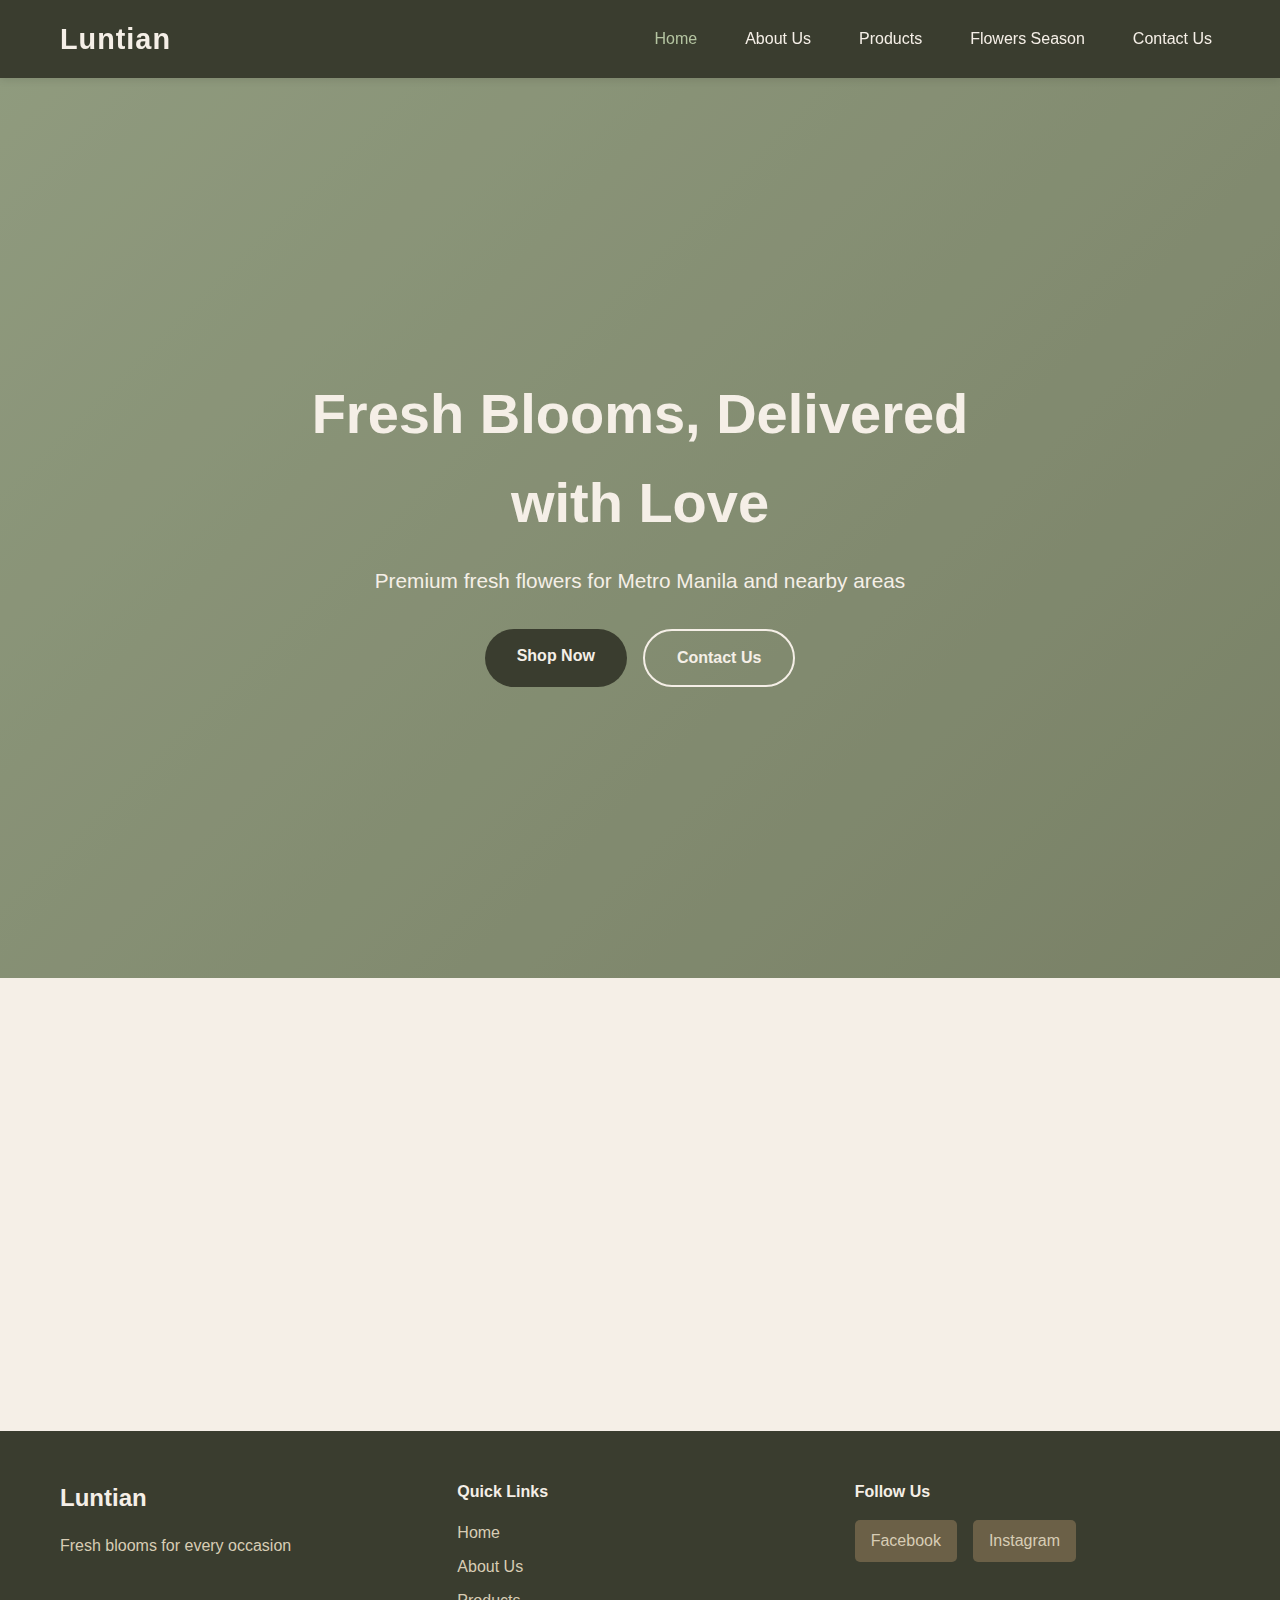
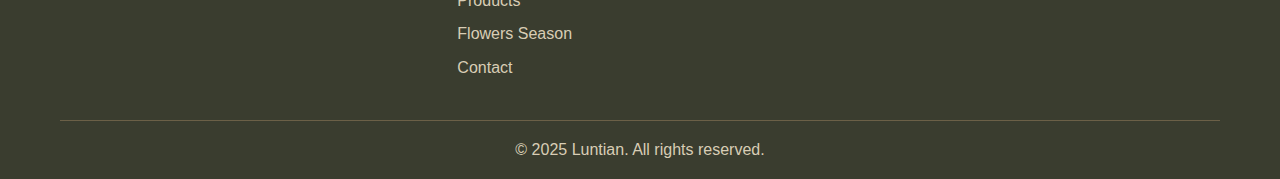
<file: index.html>
<!DOCTYPE html>
<html lang="en">
<head>
    <meta charset="UTF-8">
    <meta name="viewport" content="width=device-width, initial-scale=1.0">
    <title>Luntian - Fresh Blooms, Delivered with Love</title>
    <link rel="stylesheet" href="style.css">
</head>
<body>
    <!-- Navigation -->
    <nav class="navbar">
        <div class="container">
            <a href="index.html" style="text-decoration: none;"><div class="logo">Luntian</div></a>
            <button class="menu-toggle" id="menuToggle">
                <span></span>
                <span></span>
                <span></span>
            </button>
            <ul class="nav-links" id="navLinks">
                <li><a href="index.html" class="active">Home</a></li>
                <li><a href="about.html">About Us</a></li>
                <li><a href="products.html">Products</a></li>
                <li><a href="season.html">Flowers Season</a></li>
                <li><a href="contact.html">Contact Us</a></li>
            </ul>
        </div>
    </nav>

    <!-- Hero Section -->
    <section id="home" class="hero">
        <div class="hero-overlay"></div>
        <div class="hero-content">
            <h1 class="hero-title">Fresh Blooms, Delivered with Love</h1>
            <p class="hero-subtitle">Premium fresh flowers for Metro Manila and nearby areas</p>
            <div class="hero-buttons">
                <a href="products.html" class="btn btn-primary">Shop Now</a>
                <a href="contact.html" class="btn btn-secondary">Contact Us</a>
            </div>
        </div>
    </section>

    <!-- Features Section -->
    <section class="features">
        <div class="container">
            <div class="feature-grid">
                <div class="feature-card">
                    <div class="feature-icon">🌸</div>
                    <h3>Fresh Daily</h3>
                    <p>Sourced daily from trusted local suppliers</p>
                </div>
                <div class="feature-card">
                    <div class="feature-icon">🚚</div>
                    <h3>Same-Day Delivery</h3>
                    <p>Quick delivery across Metro Manila</p>
                </div>
                <div class="feature-card">
                    <div class="feature-icon">📍</div>
                    <h3>Pickup Available</h3>
                    <p>Convenient pickup location</p>
                </div>
                <div class="feature-card">
                    <div class="feature-icon">💰</div>
                    <h3>Affordable Prices</h3>
                    <p>Quality flowers at great value</p>
                </div>
            </div>
        </div>
    </section>

    <!-- Footer -->
    <footer class="footer">
        <div class="container">
            <div class="footer-content">
                <div class="footer-section">
                    <h3>Luntian</h3>
                    <p>Fresh blooms for every occasion</p>
                </div>
                <div class="footer-section">
                    <h4>Quick Links</h4>
                    <ul>
                        <li><a href="index.html">Home</a></li>
                        <li><a href="about.html">About Us</a></li>
                        <li><a href="products.html">Products</a></li>
                        <li><a href="season.html">Flowers Season</a></li>
                        <li><a href="contact.html">Contact</a></li>
                    </ul>
                </div>
                <div class="footer-section">
                    <h4>Follow Us</h4>
                    <div class="social-links">
                        <a href="#" class="social-link">Facebook</a>
                        <a href="#" class="social-link">Instagram</a>
                    </div>
                </div>
            </div>
            <div class="footer-bottom">
                <p>&copy; 2025 Luntian. All rights reserved.</p>
            </div>
        </div>
    </footer>

    <script src="script.js"></script>
</body>
</html>
</file>
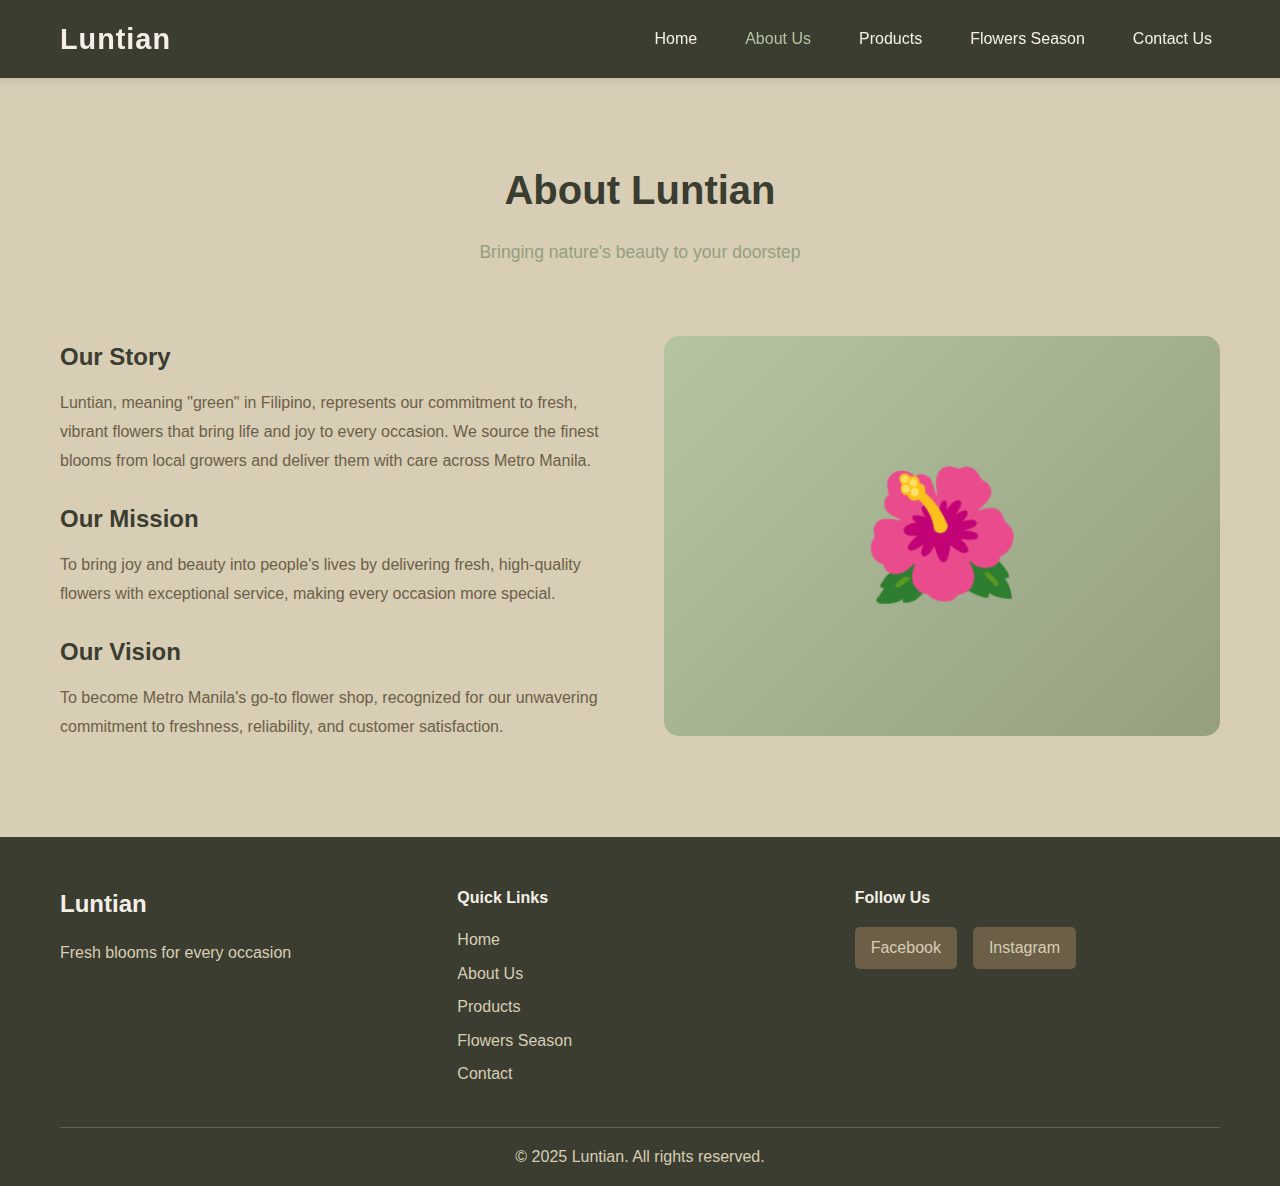
<file: about.html>
<!DOCTYPE html>
<html lang="en">
<head>
    <meta charset="UTF-8">
    <meta name="viewport" content="width=device-width, initial-scale=1.0">
    <title>About Us - Luntian</title>
    <link rel="stylesheet" href="style.css">
</head>
<body>
    <!-- Navigation -->
    <nav class="navbar">
        <div class="container">
            <a href="index.html" style="text-decoration: none;"><div class="logo">Luntian</div></a>
            <button class="menu-toggle" id="menuToggle">
                <span></span>
                <span></span>
                <span></span>
            </button>
            <ul class="nav-links" id="navLinks">
                <li><a href="index.html">Home</a></li>
                <li><a href="about.html" class="active">About Us</a></li>
                <li><a href="products.html">Products</a></li>
                <li><a href="season.html">Flowers Season</a></li>
                <li><a href="contact.html">Contact Us</a></li>
            </ul>
        </div>
    </nav>

    <!-- About Section -->
    <section id="about" class="about">
        <div class="container">
            <div class="section-header">
                <h2>About Luntian</h2>
                <p>Bringing nature's beauty to your doorstep</p>
            </div>
            <div class="about-content">
                <div class="about-text">
                    <h3>Our Story</h3>
                    <p>Luntian, meaning "green" in Filipino, represents our commitment to fresh, vibrant flowers that bring life and joy to every occasion. We source the finest blooms from local growers and deliver them with care across Metro Manila.</p>
                    
                    <h3>Our Mission</h3>
                    <p>To bring joy and beauty into people's lives by delivering fresh, high-quality flowers with exceptional service, making every occasion more special.</p>
                    
                    <h3>Our Vision</h3>
                    <p>To become Metro Manila's go-to flower shop, recognized for our unwavering commitment to freshness, reliability, and customer satisfaction.</p>
                </div>
                <div class="about-image">
                    <div class="about-placeholder">🌺</div>
                </div>
            </div>
        </div>
    </section>

    <!-- Footer -->
    <footer class="footer">
        <div class="container">
            <div class="footer-content">
                <div class="footer-section">
                    <h3>Luntian</h3>
                    <p>Fresh blooms for every occasion</p>
                </div>
                <div class="footer-section">
                    <h4>Quick Links</h4>
                    <ul>
                        <li><a href="index.html">Home</a></li>
                        <li><a href="about.html">About Us</a></li>
                        <li><a href="products.html">Products</a></li>
                        <li><a href="season.html">Flowers Season</a></li>
                        <li><a href="contact.html">Contact</a></li>
                    </ul>
                </div>
                <div class="footer-section">
                    <h4>Follow Us</h4>
                    <div class="social-links">
                        <a href="#" class="social-link">Facebook</a>
                        <a href="#" class="social-link">Instagram</a>
                    </div>
                </div>
            </div>
            <div class="footer-bottom">
                <p>&copy; 2025 Luntian. All rights reserved.</p>
            </div>
        </div>
    </footer>

    <script src="script.js"></script>
</body>
</html>
</file>
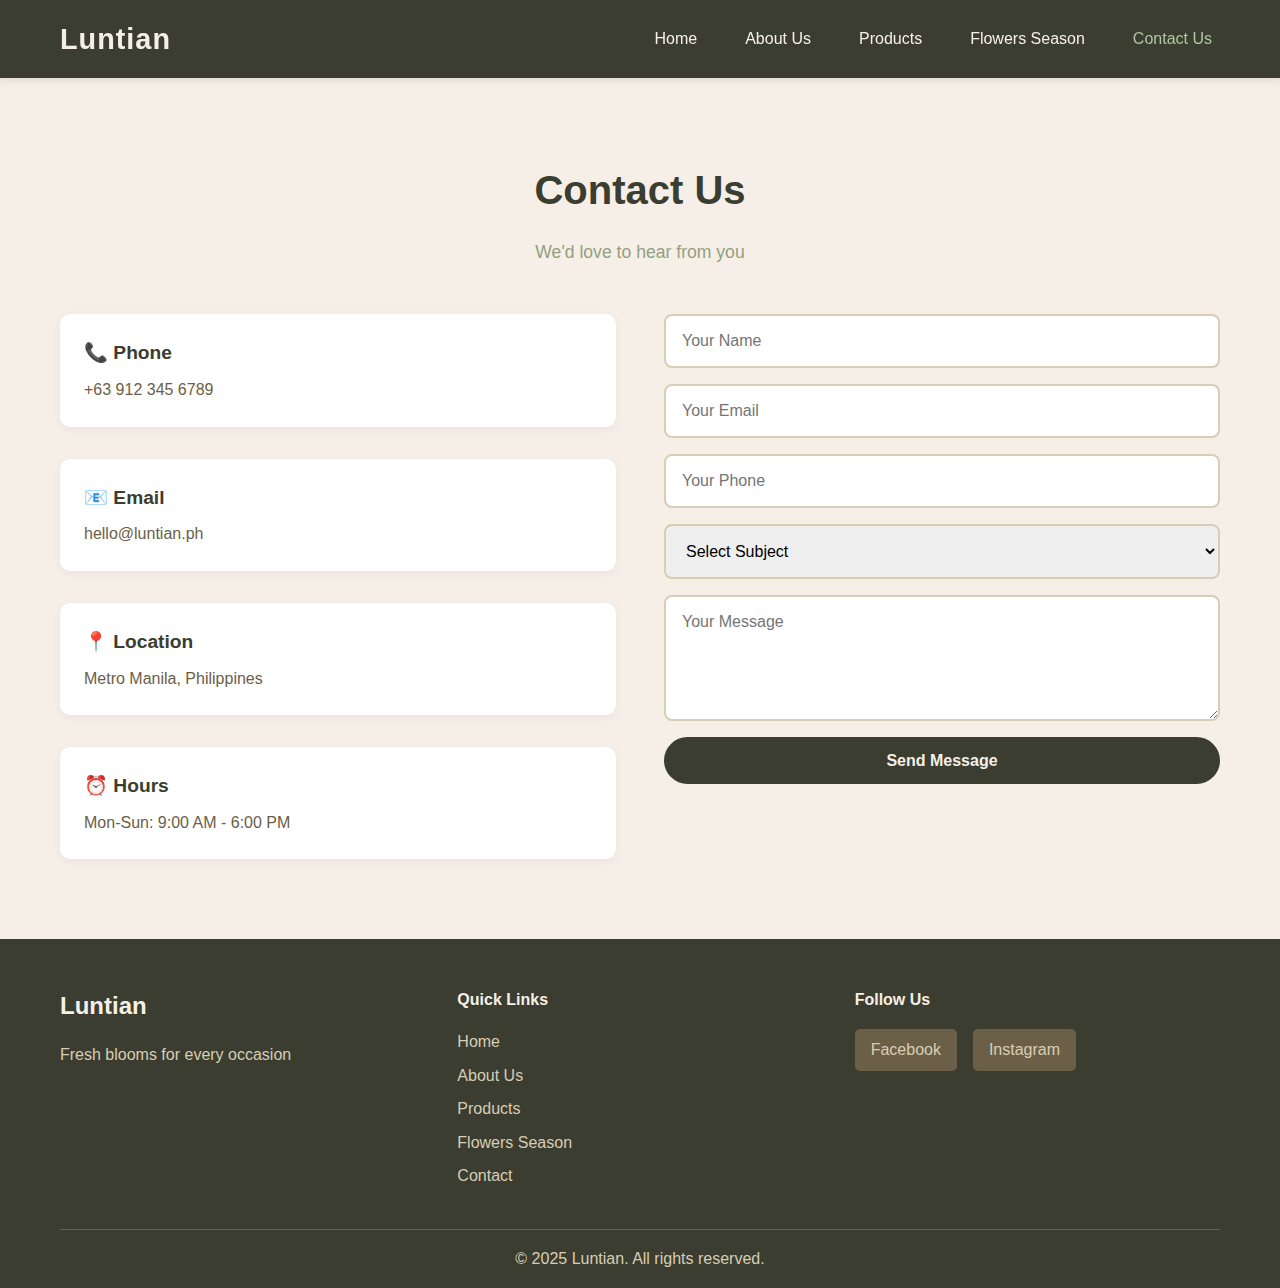
<file: contact.html>
<!DOCTYPE html>
<html lang="en">
<head>
    <meta charset="UTF-8">
    <meta name="viewport" content="width=device-width, initial-scale=1.0">
    <title>Contact Us - Luntian</title>
    <link rel="stylesheet" href="style.css">
</head>
<body>
    <!-- Navigation -->
    <nav class="navbar">
        <div class="container">
            <a href="index.html" style="text-decoration: none;"><div class="logo">Luntian</div></a>
            <button class="menu-toggle" id="menuToggle">
                <span></span>
                <span></span>
                <span></span>
            </button>
            <ul class="nav-links" id="navLinks">
                <li><a href="index.html">Home</a></li>
                <li><a href="about.html">About Us</a></li>
                <li><a href="products.html">Products</a></li>
                <li><a href="season.html">Flowers Season</a></li>
                <li><a href="contact.html" class="active">Contact Us</a></li>
            </ul>
        </div>
    </nav>

    <!-- Contact Section -->
    <section id="contact" class="contact">
        <div class="container">
            <div class="section-header">
                <h2>Contact Us</h2>
                <p>We'd love to hear from you</p>
            </div>
            
            <div class="contact-content">
                <div class="contact-info">
                    <div class="info-item">
                        <h3>📞 Phone</h3>
                        <p>+63 912 345 6789</p>
                    </div>
                    <div class="info-item">
                        <h3>📧 Email</h3>
                        <p>hello@luntian.ph</p>
                    </div>
                    <div class="info-item">
                        <h3>📍 Location</h3>
                        <p>Metro Manila, Philippines</p>
                    </div>
                    <div class="info-item">
                        <h3>⏰ Hours</h3>
                        <p>Mon-Sun: 9:00 AM - 6:00 PM</p>
                    </div>
                </div>
                
                <form class="contact-form" id="contactForm">
                    <input type="text" placeholder="Your Name" required>
                    <input type="email" placeholder="Your Email" required>
                    <input type="tel" placeholder="Your Phone">
                    <select required>
                        <option value="">Select Subject</option>
                        <option value="general">General Inquiry</option>
                        <option value="order">Product Question</option>
                        <option value="custom">Custom Order</option>
                        <option value="feedback">Feedback</option>
                    </select>
                    <textarea rows="5" placeholder="Your Message" required></textarea>
                    <button type="submit" class="btn btn-primary">Send Message</button>
                </form>
            </div>
        </div>
    </section>

    <!-- Footer -->
    <footer class="footer">
        <div class="container">
            <div class="footer-content">
                <div class="footer-section">
                    <h3>Luntian</h3>
                    <p>Fresh blooms for every occasion</p>
                </div>
                <div class="footer-section">
                    <h4>Quick Links</h4>
                    <ul>
                        <li><a href="index.html">Home</a></li>
                        <li><a href="about.html">About Us</a></li>
                        <li><a href="products.html">Products</a></li>
                        <li><a href="season.html">Flowers Season</a></li>
                        <li><a href="contact.html">Contact</a></li>
                    </ul>
                </div>
                <div class="footer-section">
                    <h4>Follow Us</h4>
                    <div class="social-links">
                        <a href="#" class="social-link">Facebook</a>
                        <a href="#" class="social-link">Instagram</a>
                    </div>
                </div>
            </div>
            <div class="footer-bottom">
                <p>&copy; 2025 Luntian. All rights reserved.</p>
            </div>
        </div>
    </footer>

    <script src="script.js"></script>
</body>
</html>
</file>
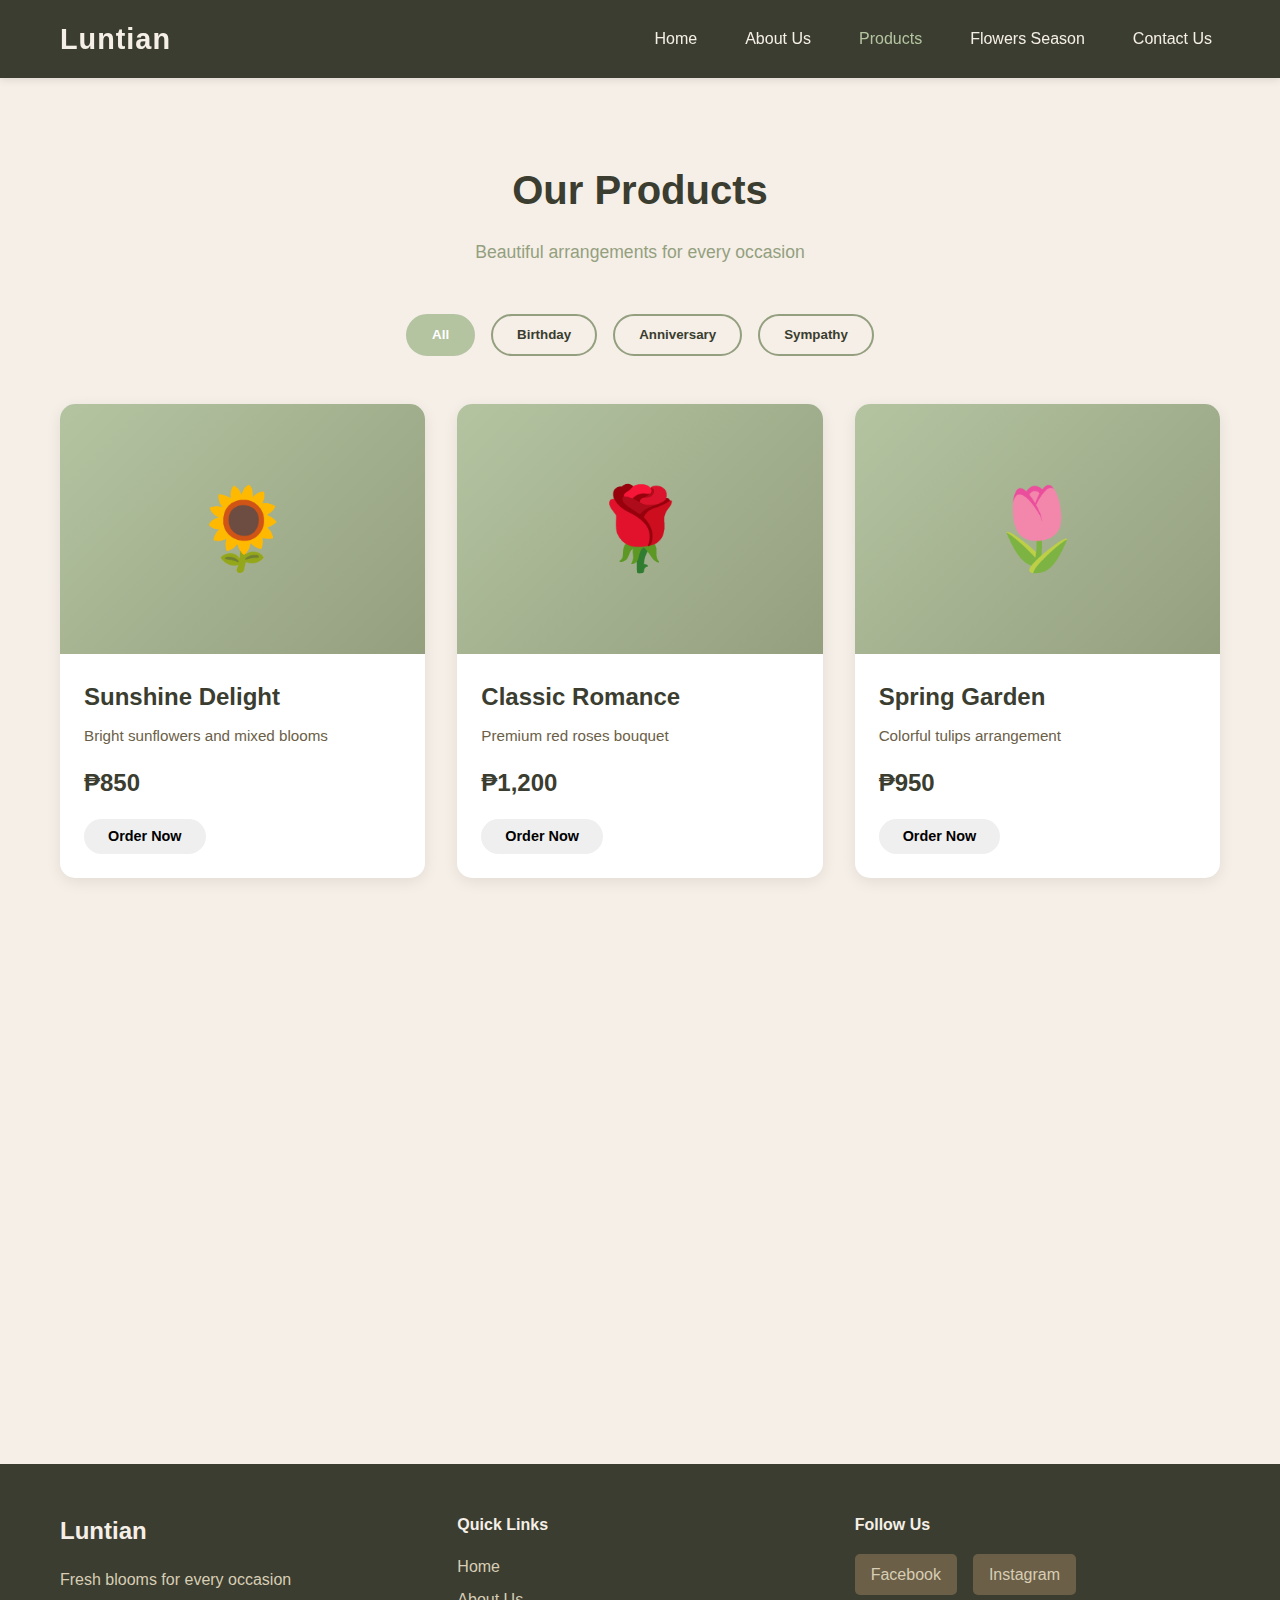
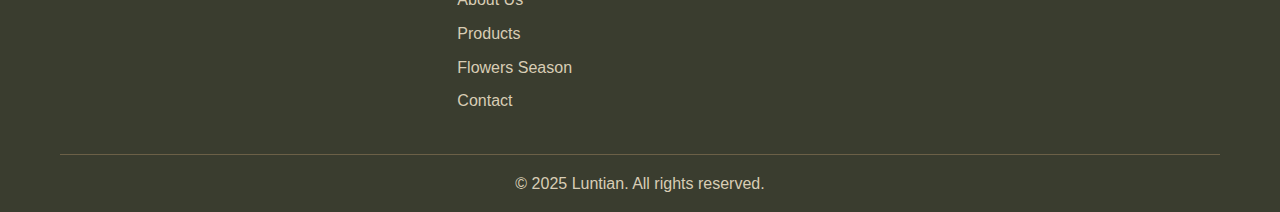
<file: products.html>
<!DOCTYPE html>
<html lang="en">
<head>
    <meta charset="UTF-8">
    <meta name="viewport" content="width=device-width, initial-scale=1.0">
    <title>Products - Luntian</title>
    <link rel="stylesheet" href="style.css">
</head>
<body>
    <!-- Navigation -->
    <nav class="navbar">
        <div class="container">
            <a href="index.html" style="text-decoration: none;"><div class="logo">Luntian</div></a>
            <button class="menu-toggle" id="menuToggle">
                <span></span>
                <span></span>
                <span></span>
            </button>
            <ul class="nav-links" id="navLinks">
                <li><a href="index.html">Home</a></li>
                <li><a href="about.html">About Us</a></li>
                <li><a href="products.html" class="active">Products</a></li>
                <li><a href="season.html">Flowers Season</a></li>
                <li><a href="contact.html">Contact Us</a></li>
            </ul>
        </div>
    </nav>

    <!-- Products Section -->
    <section id="products" class="products">
        <div class="container">
            <div class="section-header">
                <h2>Our Products</h2>
                <p>Beautiful arrangements for every occasion</p>
            </div>
            
            <div class="product-filters">
                <button class="filter-btn active" data-filter="all">All</button>
                <button class="filter-btn" data-filter="birthday">Birthday</button>
                <button class="filter-btn" data-filter="anniversary">Anniversary</button>
                <button class="filter-btn" data-filter="sympathy">Sympathy</button>
            </div>

            <div class="product-grid">
                <div class="product-card" data-category="birthday">
                    <div class="product-image">🌻</div>
                    <div class="product-info">
                        <h3>Sunshine Delight</h3>
                        <p>Bright sunflowers and mixed blooms</p>
                        <div class="product-price">₱850</div>
                        <button class="btn btn-small">Order Now</button>
                    </div>
                </div>

                <div class="product-card" data-category="anniversary">
                    <div class="product-image">🌹</div>
                    <div class="product-info">
                        <h3>Classic Romance</h3>
                        <p>Premium red roses bouquet</p>
                        <div class="product-price">₱1,200</div>
                        <button class="btn btn-small">Order Now</button>
                    </div>
                </div>

                <div class="product-card" data-category="birthday">
                    <div class="product-image">🌷</div>
                    <div class="product-info">
                        <h3>Spring Garden</h3>
                        <p>Colorful tulips arrangement</p>
                        <div class="product-price">₱950</div>
                        <button class="btn btn-small">Order Now</button>
                    </div>
                </div>

                <div class="product-card" data-category="sympathy">
                    <div class="product-image">🤍</div>
                    <div class="product-info">
                        <h3>Peaceful Tribute</h3>
                        <p>White lilies and roses</p>
                        <div class="product-price">₱1,100</div>
                        <button class="btn btn-small">Order Now</button>
                    </div>
                </div>

                <div class="product-card" data-category="anniversary">
                    <div class="product-image">💐</div>
                    <div class="product-info">
                        <h3>Love Blooms</h3>
                        <p>Mixed romantic arrangement</p>
                        <div class="product-price">₱1,050</div>
                        <button class="btn btn-small">Order Now</button>
                    </div>
                </div>

                <div class="product-card" data-category="birthday">
                    <div class="product-image">🌺</div>
                    <div class="product-info">
                        <h3>Tropical Paradise</h3>
                        <p>Vibrant tropical flowers</p>
                        <div class="product-price">₱900</div>
                        <button class="btn btn-small">Order Now</button>
                    </div>
                </div>
            </div>
        </div>
    </section>

    <!-- Footer -->
    <footer class="footer">
        <div class="container">
            <div class="footer-content">
                <div class="footer-section">
                    <h3>Luntian</h3>
                    <p>Fresh blooms for every occasion</p>
                </div>
                <div class="footer-section">
                    <h4>Quick Links</h4>
                    <ul>
                        <li><a href="index.html">Home</a></li>
                        <li><a href="about.html">About Us</a></li>
                        <li><a href="products.html">Products</a></li>
                        <li><a href="season.html">Flowers Season</a></li>
                        <li><a href="contact.html">Contact</a></li>
                    </ul>
                </div>
                <div class="footer-section">
                    <h4>Follow Us</h4>
                    <div class="social-links">
                        <a href="#" class="social-link">Facebook</a>
                        <a href="#" class="social-link">Instagram</a>
                    </div>
                </div>
            </div>
            <div class="footer-bottom">
                <p>&copy; 2025 Luntian. All rights reserved.</p>
            </div>
        </div>
    </footer>

    <script src="script.js"></script>
</body>
</html>
</file>
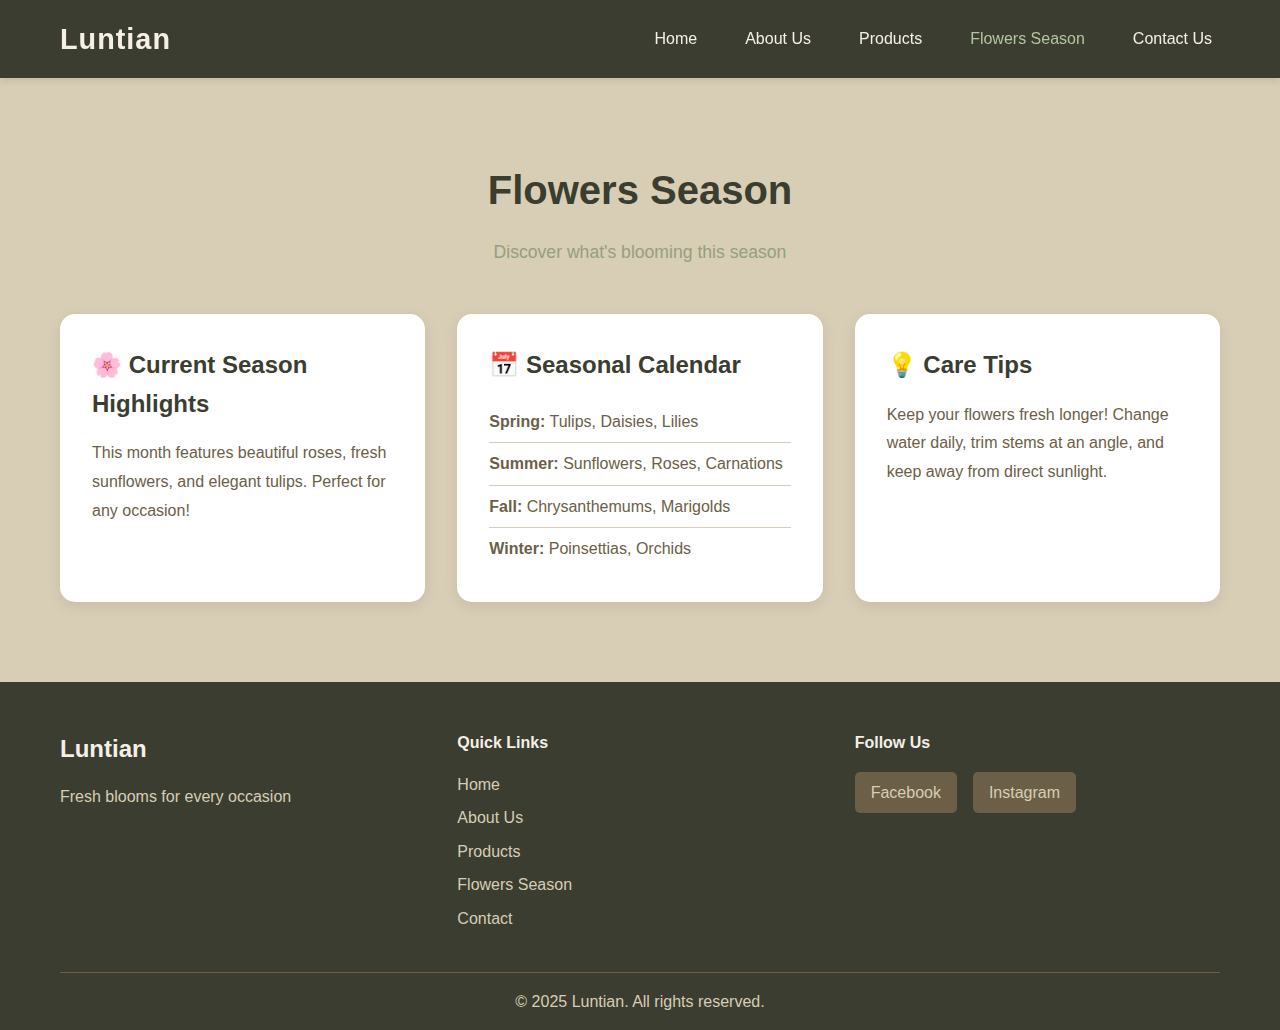
<file: season.html>
<!DOCTYPE html>
<html lang="en">
<head>
    <meta charset="UTF-8">
    <meta name="viewport" content="width=device-width, initial-scale=1.0">
    <title>Flowers Season - Luntian</title>
    <link rel="stylesheet" href="style.css">
</head>
<body>
    <!-- Navigation -->
    <nav class="navbar">
        <div class="container">
            <a href="index.html" style="text-decoration: none;"><div class="logo">Luntian</div></a>
            <button class="menu-toggle" id="menuToggle">
                <span></span>
                <span></span>
                <span></span>
            </button>
            <ul class="nav-links" id="navLinks">
                <li><a href="index.html">Home</a></li>
                <li><a href="about.html">About Us</a></li>
                <li><a href="products.html">Products</a></li>
                <li><a href="season.html" class="active">Flowers Season</a></li>
                <li><a href="contact.html">Contact Us</a></li>
            </ul>
        </div>
    </nav>

    <!-- Flowers Season Section -->
    <section id="season" class="season">
        <div class="container">
            <div class="section-header">
                <h2>Flowers Season</h2>
                <p>Discover what's blooming this season</p>
            </div>
            
            <div class="season-content">
                <div class="season-card">
                    <h3>🌸 Current Season Highlights</h3>
                    <p>This month features beautiful roses, fresh sunflowers, and elegant tulips. Perfect for any occasion!</p>
                </div>
                
                <div class="season-card">
                    <h3>📅 Seasonal Calendar</h3>
                    <ul class="season-list">
                        <li><strong>Spring:</strong> Tulips, Daisies, Lilies</li>
                        <li><strong>Summer:</strong> Sunflowers, Roses, Carnations</li>
                        <li><strong>Fall:</strong> Chrysanthemums, Marigolds</li>
                        <li><strong>Winter:</strong> Poinsettias, Orchids</li>
                    </ul>
                </div>
                
                <div class="season-card">
                    <h3>💡 Care Tips</h3>
                    <p>Keep your flowers fresh longer! Change water daily, trim stems at an angle, and keep away from direct sunlight.</p>
                </div>
            </div>
        </div>
    </section>

    <!-- Footer -->
    <footer class="footer">
        <div class="container">
            <div class="footer-content">
                <div class="footer-section">
                    <h3>Luntian</h3>
                    <p>Fresh blooms for every occasion</p>
                </div>
                <div class="footer-section">
                    <h4>Quick Links</h4>
                    <ul>
                        <li><a href="index.html">Home</a></li>
                        <li><a href="about.html">About Us</a></li>
                        <li><a href="products.html">Products</a></li>
                        <li><a href="season.html">Flowers Season</a></li>
                        <li><a href="contact.html">Contact</a></li>
                    </ul>
                </div>
                <div class="footer-section">
                    <h4>Follow Us</h4>
                    <div class="social-links">
                        <a href="#" class="social-link">Facebook</a>
                        <a href="#" class="social-link">Instagram</a>
                    </div>
                </div>
            </div>
            <div class="footer-bottom">
                <p>&copy; 2025 Luntian. All rights reserved.</p>
            </div>
        </div>
    </footer>

    <script src="script.js"></script>
</body>
</html>
</file>
<file: style.css>
/* Olive Garden Color Palette */
:root {
    --parchment: #F5EFE7;
    --sand: #D8CDB5;
    --olive: #B4C4A1;
    --sage: #949F7F;
    --bark: #6B6047;
    --olivewood: #3A3D2F;
}

/* Reset & Base Styles */
* {
    margin: 0;
    padding: 0;
    box-sizing: border-box;
}

body {
    font-family: 'Segoe UI', Tahoma, Geneva, Verdana, sans-serif;
    line-height: 1.6;
    color: var(--bark);
    background-color: var(--parchment);
}

.container {
    max-width: 1200px;
    margin: 0 auto;
    padding: 0 20px;
}

/* Typography */
h1, h2, h3, h4 {
    color: var(--olivewood);
    margin-bottom: 1rem;
}

h1 {
    font-size: 3rem;
    font-weight: 700;
}

h2 {
    font-size: 2.5rem;
}

h3 {
    font-size: 1.5rem;
}

/* Navigation */
.navbar {
    background-color: var(--olivewood);
    padding: 1rem 0;
    position: sticky;
    top: 0;
    z-index: 1000;
    box-shadow: 0 2px 8px rgba(0,0,0,0.1);
}

.navbar .container {
    display: flex;
    justify-content: space-between;
    align-items: center;
}

.logo {
    font-size: 1.8rem;
    font-weight: bold;
    color: var(--parchment);
    letter-spacing: 1px;
    cursor: pointer;
}

.nav-links {
    display: flex;
    list-style: none;
    gap: 2rem;
}

.nav-links a {
    color: var(--parchment);
    text-decoration: none;
    font-weight: 500;
    transition: color 0.3s;
    padding: 0.5rem;
}

.nav-links a:hover,
.nav-links a.active {
    color: var(--olive);
}

.menu-toggle {
    display: none;
    flex-direction: column;
    gap: 5px;
    background: none;
    border: none;
    cursor: pointer;
}

.menu-toggle span {
    width: 25px;
    height: 3px;
    background-color: var(--parchment);
    transition: 0.3s;
}

/* Hero Section */
.hero {
    height: 100vh;
    background: linear-gradient(135deg, var(--olive) 0%, var(--sage) 100%);
    display: flex;
    align-items: center;
    justify-content: center;
    text-align: center;
    position: relative;
    overflow: hidden;
}

.hero-overlay {
    position: absolute;
    top: 0;
    left: 0;
    width: 100%;
    height: 100%;
    background: rgba(58, 61, 47, 0.3);
}

.hero-content {
    position: relative;
    z-index: 1;
    color: var(--parchment);
    max-width: 800px;
    padding: 2rem;
}

.hero-title {
    font-size: 3.5rem;
    color: var(--parchment);
    margin-bottom: 1rem;
    animation: fadeInUp 1s ease;
}

.hero-subtitle {
    font-size: 1.3rem;
    margin-bottom: 2rem;
    color: var(--parchment);
    animation: fadeInUp 1s ease 0.2s backwards;
}

.hero-buttons {
    display: flex;
    gap: 1rem;
    justify-content: center;
    animation: fadeInUp 1s ease 0.4s backwards;
}

/* Buttons */
.btn {
    padding: 0.9rem 2rem;
    border: none;
    border-radius: 30px;
    font-size: 1rem;
    font-weight: 600;
    cursor: pointer;
    text-decoration: none;
    transition: all 0.3s;
    display: inline-block;
}

.btn-primary {
    background-color: var(--olivewood);
    color: var(--parchment);
}

.btn-primary:hover {
    background-color: var(--bark);
    transform: translateY(-2px);
    box-shadow: 0 5px 15px rgba(0,0,0,0.2);
}

.btn-secondary {
    background-color: transparent;
    color: var(--parchment);
    border: 2px solid var(--parchment);
}

.btn-secondary:hover {
    background-color: var(--parchment);
    color: var(--olivewood);
}

.btn-small {
    padding: 0.6rem 1.5rem;
    font-size: 0.9rem;
}

/* Features Section */
.features {
    padding: 5rem 0;
    background-color: var(--parchment);
}

.feature-grid {
    display: grid;
    grid-template-columns: repeat(auto-fit, minmax(250px, 1fr));
    gap: 2rem;
}

.feature-card {
    background-color: white;
    padding: 2rem;
    border-radius: 15px;
    text-align: center;
    box-shadow: 0 4px 15px rgba(0,0,0,0.08);
    transition: transform 0.3s, box-shadow 0.3s;
}

.feature-card:hover {
    transform: translateY(-5px);
    box-shadow: 0 8px 25px rgba(0,0,0,0.12);
}

.feature-icon {
    font-size: 3rem;
    margin-bottom: 1rem;
}

.feature-card h3 {
    color: var(--olivewood);
    margin-bottom: 0.5rem;
}

.feature-card p {
    color: var(--bark);
}

/* Section Header */
.section-header {
    text-align: center;
    margin-bottom: 3rem;
}

.section-header h2 {
    color: var(--olivewood);
}

.section-header p {
    color: var(--sage);
    font-size: 1.1rem;
}

/* About Section */
.about {
    padding: 5rem 0;
    background-color: var(--sand);
}

.about-content {
    display: grid;
    grid-template-columns: 1fr 1fr;
    gap: 3rem;
    align-items: center;
}

.about-text h3 {
    color: var(--olivewood);
    margin-top: 1.5rem;
    margin-bottom: 0.8rem;
}

.about-text p {
    color: var(--bark);
    margin-bottom: 1rem;
    line-height: 1.8;
}

.about-image {
    display: flex;
    align-items: center;
    justify-content: center;
}

.about-placeholder {
    width: 100%;
    height: 400px;
    background: linear-gradient(135deg, var(--olive) 0%, var(--sage) 100%);
    border-radius: 15px;
    display: flex;
    align-items: center;
    justify-content: center;
    font-size: 8rem;
}

/* Products Section */
.products {
    padding: 5rem 0;
    background-color: var(--parchment);
}

.product-filters {
    display: flex;
    justify-content: center;
    gap: 1rem;
    margin-bottom: 3rem;
    flex-wrap: wrap;
}

.filter-btn {
    padding: 0.7rem 1.5rem;
    border: 2px solid var(--sage);
    background-color: transparent;
    color: var(--olivewood);
    border-radius: 25px;
    cursor: pointer;
    font-weight: 600;
    transition: all 0.3s;
}

.filter-btn:hover,
.filter-btn.active {
    background-color: var(--olive);
    color: white;
    border-color: var(--olive);
}

.product-grid {
    display: grid;
    grid-template-columns: repeat(auto-fill, minmax(280px, 1fr));
    gap: 2rem;
}

.product-card {
    background-color: white;
    border-radius: 15px;
    overflow: hidden;
    box-shadow: 0 4px 15px rgba(0,0,0,0.08);
    transition: transform 0.3s, box-shadow 0.3s;
}

.product-card:hover {
    transform: translateY(-5px);
    box-shadow: 0 8px 25px rgba(0,0,0,0.15);
}

.product-image {
    height: 250px;
    background: linear-gradient(135deg, var(--olive) 0%, var(--sage) 100%);
    display: flex;
    align-items: center;
    justify-content: center;
    font-size: 5rem;
}

.product-info {
    padding: 1.5rem;
}

.product-info h3 {
    color: var(--olivewood);
    margin-bottom: 0.5rem;
}

.product-info p {
    color: var(--bark);
    margin-bottom: 1rem;
    font-size: 0.95rem;
}

.product-price {
    font-size: 1.5rem;
    font-weight: bold;
    color: var(--olivewood);
    margin-bottom: 1rem;
}

/* Season Section */
.season {
    padding: 5rem 0;
    background-color: var(--sand);
}

.season-content {
    display: grid;
    grid-template-columns: repeat(auto-fit, minmax(300px, 1fr));
    gap: 2rem;
}

.season-card {
    background-color: white;
    padding: 2rem;
    border-radius: 15px;
    box-shadow: 0 4px 15px rgba(0,0,0,0.08);
}

.season-card h3 {
    color: var(--olivewood);
    margin-bottom: 1rem;
}

.season-card p {
    color: var(--bark);
    line-height: 1.8;
}

.season-list {
    list-style: none;
    padding: 0;
}

.season-list li {
    padding: 0.5rem 0;
    border-bottom: 1px solid var(--sand);
    color: var(--bark);
}

.season-list li:last-child {
    border-bottom: none;
}

/* Contact Section */
.contact {
    padding: 5rem 0;
    background-color: var(--parchment);
}

.contact-content {
    display: grid;
    grid-template-columns: 1fr 1fr;
    gap: 3rem;
}

.contact-info {
    display: flex;
    flex-direction: column;
    gap: 2rem;
}

.info-item {
    background-color: white;
    padding: 1.5rem;
    border-radius: 10px;
    box-shadow: 0 2px 10px rgba(0,0,0,0.05);
}

.info-item h3 {
    color: var(--olivewood);
    margin-bottom: 0.5rem;
    font-size: 1.2rem;
}

.info-item p {
    color: var(--bark);
}

.contact-form {
    display: flex;
    flex-direction: column;
    gap: 1rem;
}

.contact-form input,
.contact-form select,
.contact-form textarea {
    padding: 1rem;
    border: 2px solid var(--sand);
    border-radius: 8px;
    font-size: 1rem;
    font-family: inherit;
    transition: border-color 0.3s;
}

.contact-form input:focus,
.contact-form select:focus,
.contact-form textarea:focus {
    outline: none;
    border-color: var(--olive);
}

.contact-form textarea {
    resize: vertical;
}

/* Footer */
.footer {
    background-color: var(--olivewood);
    color: var(--parchment);
    padding: 3rem 0 1rem;
}

.footer-content {
    display: grid;
    grid-template-columns: repeat(auto-fit, minmax(200px, 1fr));
    gap: 2rem;
    margin-bottom: 2rem;
}

.footer-section h3,
.footer-section h4 {
    color: var(--parchment);
    margin-bottom: 1rem;
}

.footer-section p {
    color: var(--sand);
}

.footer-section ul {
    list-style: none;
}

.footer-section ul li {
    margin-bottom: 0.5rem;
}

.footer-section a {
    color: var(--sand);
    text-decoration: none;
    transition: color 0.3s;
}

.footer-section a:hover {
    color: var(--olive);
}

.social-links {
    display: flex;
    gap: 1rem;
}

.social-link {
    padding: 0.5rem 1rem;
    background-color: var(--bark);
    border-radius: 5px;
    transition: background-color 0.3s;
}

.social-link:hover {
    background-color: var(--sage);
}

.footer-bottom {
    border-top: 1px solid var(--bark);
    padding-top: 1rem;
    text-align: center;
    color: var(--sand);
}

/* Animations */
@keyframes fadeInUp {
    from {
        opacity: 0;
        transform: translateY(30px);
    }
    to {
        opacity: 1;
        transform: translateY(0);
    }
}

/* Responsive Design */
@media (max-width: 768px) {
    .menu-toggle {
        display: flex;
    }
    
    .nav-links {
        position: fixed;
        left: -100%;
        top: 70px;
        flex-direction: column;
        background-color: var(--olivewood);
        width: 100%;
        text-align: center;
        transition: 0.3s;
        box-shadow: 0 10px 27px rgba(0,0,0,0.05);
        padding: 2rem 0;
    }
    
    .nav-links.active {
        left: 0;
    }
    
    .hero-title {
        font-size: 2rem;
    }
    
    .hero-subtitle {
        font-size: 1rem;
    }
    
    .hero-buttons {
        flex-direction: column;
        align-items: center;
    }
    
    .about-content,
    .contact-content {
        grid-template-columns: 1fr;
    }
    
    .product-grid {
        grid-template-columns: 1fr;
    }
    
    h1 {
        font-size: 2rem;
    }
    
    h2 {
        font-size: 1.8rem;
    }
}
</file>
